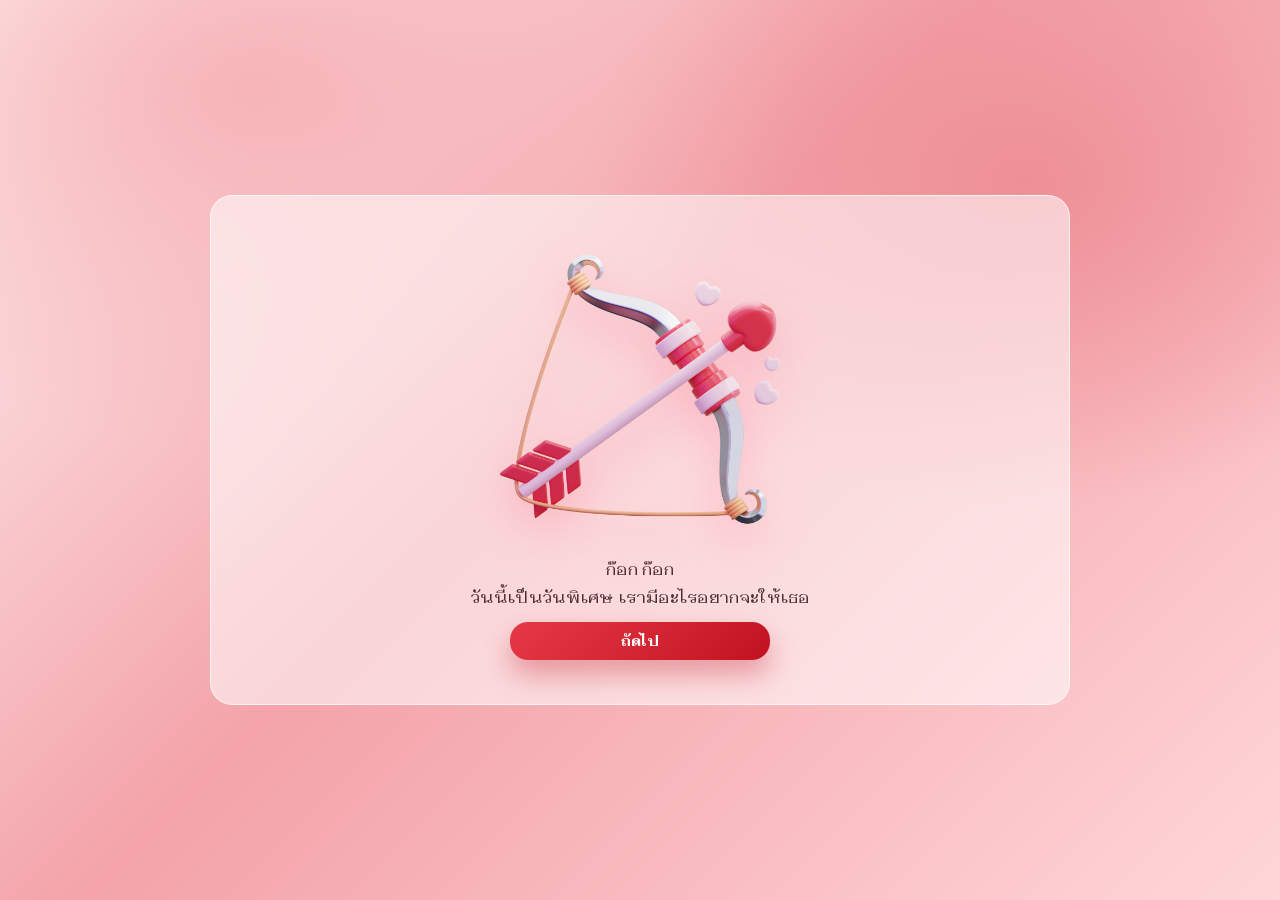
<file: index.html>
<!doctype html>
<html lang="th">
<head>
  <meta charset="utf-8" />
  <meta name="viewport" content="width=device-width, initial-scale=1" />
  <title>Happy Valentine’s Day</title>

  <link rel="stylesheet" href="css/style.css" />
</head>

<body>

  <!-- ❤️ พื้นหลังหัวใจ -->
  <canvas id="heartCanvas"></canvas>

  <div class="container">
    <div class="shell center">

      <!-- การ์ดหลัก -->
      <div class="white-card">

        <!-- โซนรูป (เปลี่ยนตาม STEP) -->
        <div class="gift-stage" id="giftStage">
          <img
            id="giftImg"
            class="gift-img"
            src="assets/valentine-calendar.png"
            alt="valentine"
          />
        </div>

        <!-- STEP 1 -->
        <div class="card-body" id="step1">
          <p class="subtle">
            ก๊อก ก๊อก  <br>
            วันนี้เป็นวันพิเศษ เรามีอะไรอยากจะให้เธอ 
          </p>

          <button class="btn" id="toStep2">
            ถัดไป
          </button>
        </div>

        <!-- STEP 2 -->
        <div class="card-body" id="step2" style="display:none;">
          <p class="subtle">
            แตะตรงนี้สิ  <br>
            มีของขวัญมาให้เธอ 
          </p>

          <button class="btn" id="openGiftBtn">
            รับของขวัญ
          </button>
        </div>

        <!-- STEP 3 -->
        <div class="card-body" id="step3" style="display:none;">
          <h3>Happy Valentine’s Day </h3>

          <p class="subtle">
            สุขสันต์วันวาเลนไทน์นะ 
          </p>

         <a href="pass.html" class="btn btn-gradient-red">
  ถัดไป
</a>

        </div>

      </div>
    </div>
  </div>

  <!-- JS -->
  <script src="js/valentine.js"></script>
</body>
</html>
</file>
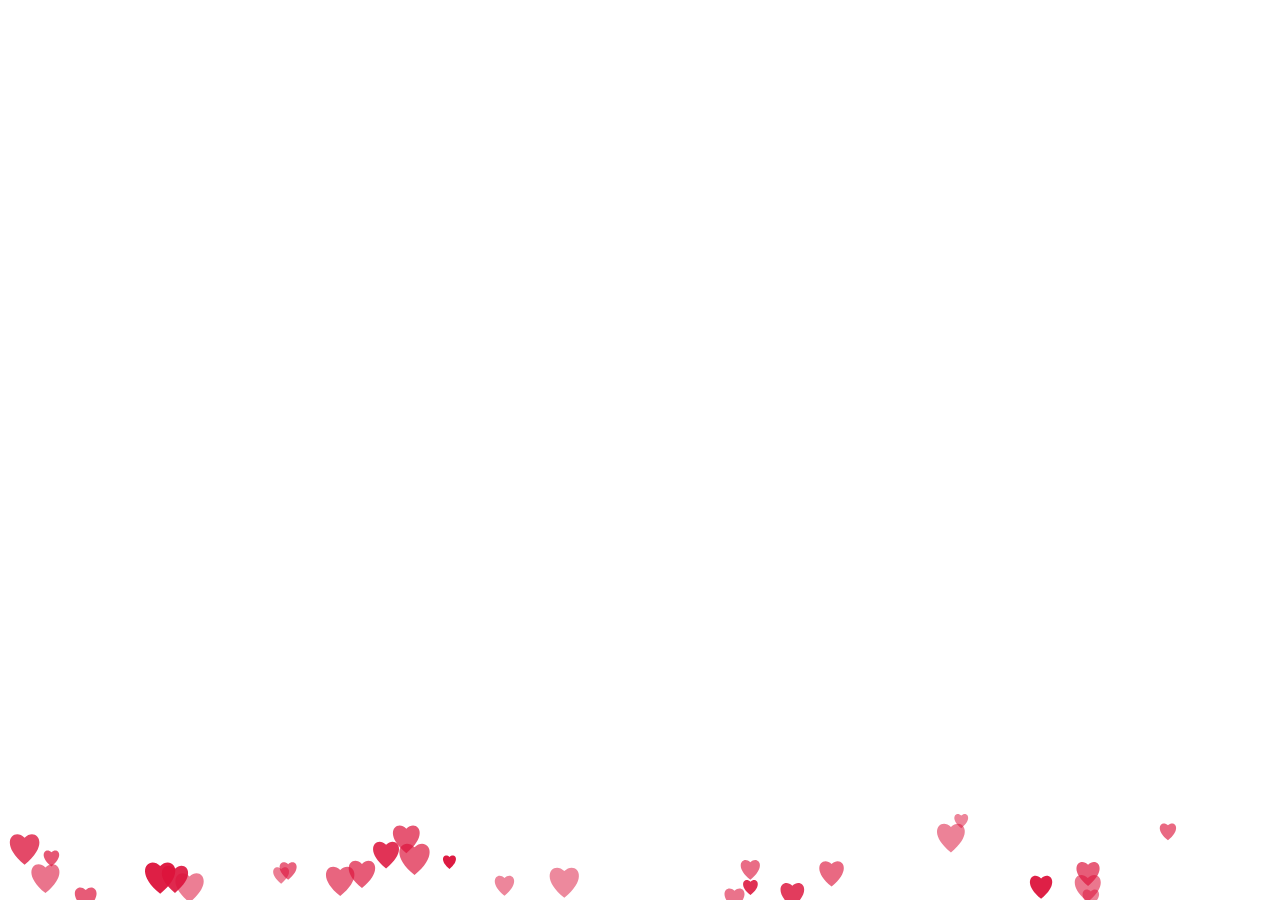
<file: Background.html>
<!doctype html>
<html lang="th">
<head>
<meta charset="utf-8">
<title>Floating Hearts</title>

<style>
  html,body{
    margin:0;
    width:100%;
    height:100%;
    overflow:hidden;
    font-family:Arial, sans-serif;
  }

   canvas{
    position:fixed;
    inset:0;
    z-index:0;           /* หลังสุด */
    pointer-events:none; /* คลิกผ่าน */
  }

  .text{
    position:fixed;
    top:50%;
    left:50%;
    transform:translate(-50%,-50%);
    color:white;
    font-size:24px;
    text-align:center;
    z-index:2;
  }
</style>
</head>

<body>

<canvas id="c"></canvas>

<script>
const canvas = document.getElementById("c");
const ctx = canvas.getContext("2d");

function resize(){
  canvas.width = window.innerWidth;
  canvas.height = window.innerHeight;
}
window.addEventListener("resize", resize);
resize();

class Heart{
  constructor(){
    this.reset();
  }

  reset(){
    this.x = Math.random() * canvas.width;
    this.y = canvas.height + Math.random()*200;
    this.size = 8 + Math.random()*16;
    this.speed = 0.5 + Math.random()*1.5;
    this.alpha = 0.5 + Math.random()*0.5;
  }

  draw(){
    ctx.save();
    ctx.translate(this.x,this.y);
    ctx.scale(this.size/20,this.size/20);
    ctx.beginPath();
    ctx.moveTo(0,0);
    ctx.bezierCurveTo(-10,-10,-25,5,0,25);
    ctx.bezierCurveTo(25,5,10,-10,0,0);
    ctx.fillStyle = `rgba(220,20,60,${this.alpha})`; // crimson red

    ctx.fill();
    ctx.restore();
  }

  update(){
    this.y -= this.speed;
    this.x += Math.sin(this.y/40)*0.3;
    if(this.y < -50) this.reset();
    this.draw();
  }
}

const hearts = [];
for(let i=0;i<120;i++) hearts.push(new Heart());

function animate(){
  ctx.clearRect(0,0,canvas.width,canvas.height);
  hearts.forEach(h=>h.update());
  requestAnimationFrame(animate);
}
animate();
</script>

</body>
</html>
</file>
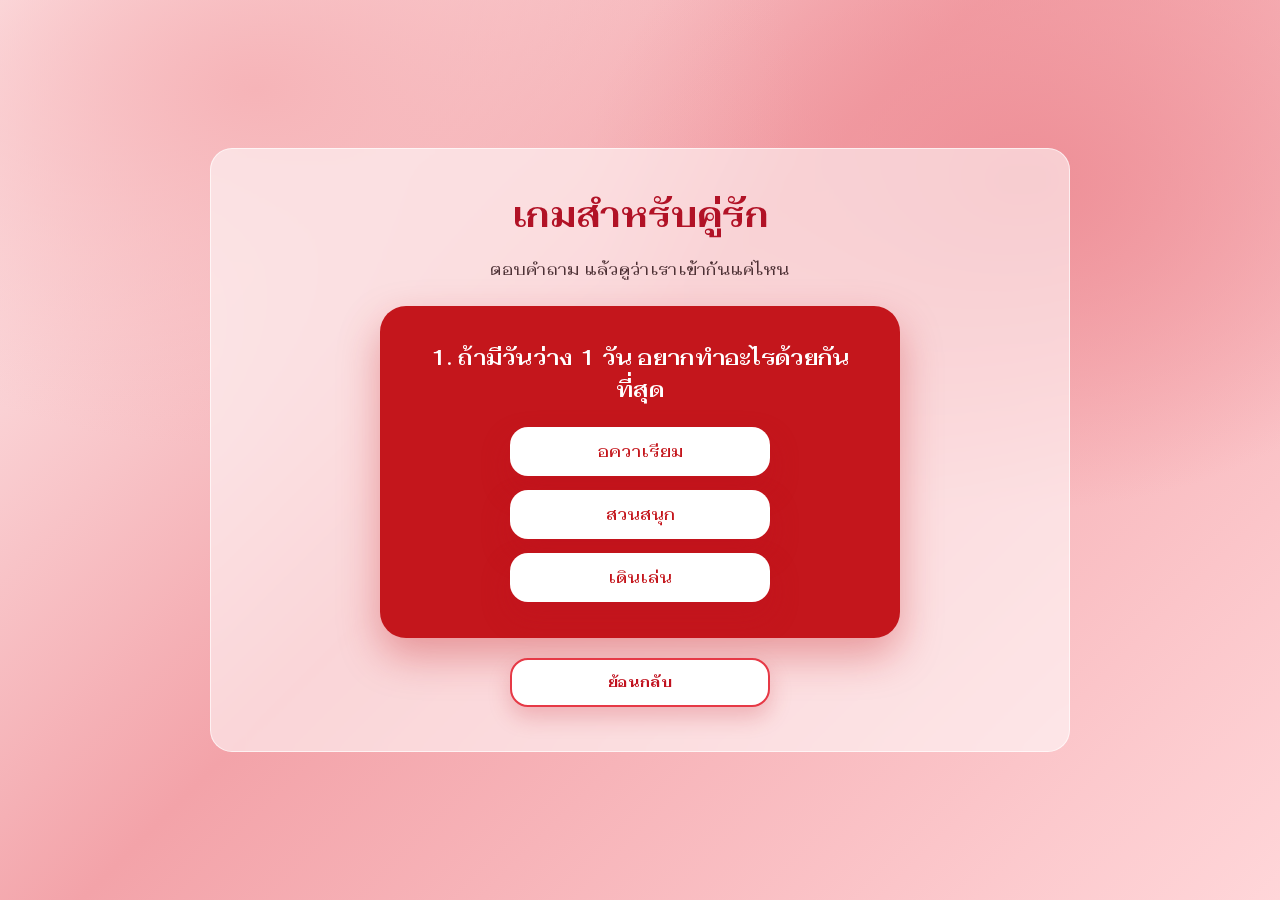
<file: couple-game.html>
<!doctype html>
<html lang="th">
<head>
  <meta charset="utf-8" />
  <meta name="viewport" content="width=device-width, initial-scale=1" />
  <title>เกมสำหรับคู่รัก</title>

  <!-- main style -->
  <link rel="stylesheet" href="css/style.css" />
</head>

<body>

  <div class="container">
    <div class="shell center">

      <!-- TITLE -->
      <h1>เกมสำหรับคู่รัก</h1>
      <p class="subtle">ตอบคำถาม แล้วดูว่าเราเข้ากันแค่ไหน</p>

      <!-- LOVE GAME CARD -->
      <div class="love-card" id="gameCard">
        <h4 id="questionText"></h4>
        <p class="subtle" id="answerHint"></p>

        <div class="btn-row column" id="choices"></div>
      </div>

      <!-- BACK BUTTON -->
      <div style="margin-top:20px;">
        <a class="btn secondary" href="menu.html">ย้อนกลับ</a>
      </div>

    </div>
  </div>

  <!-- GAME SCRIPT -->
  <script src="js/couple-game.js"></script>

</body>
</html>
</file>
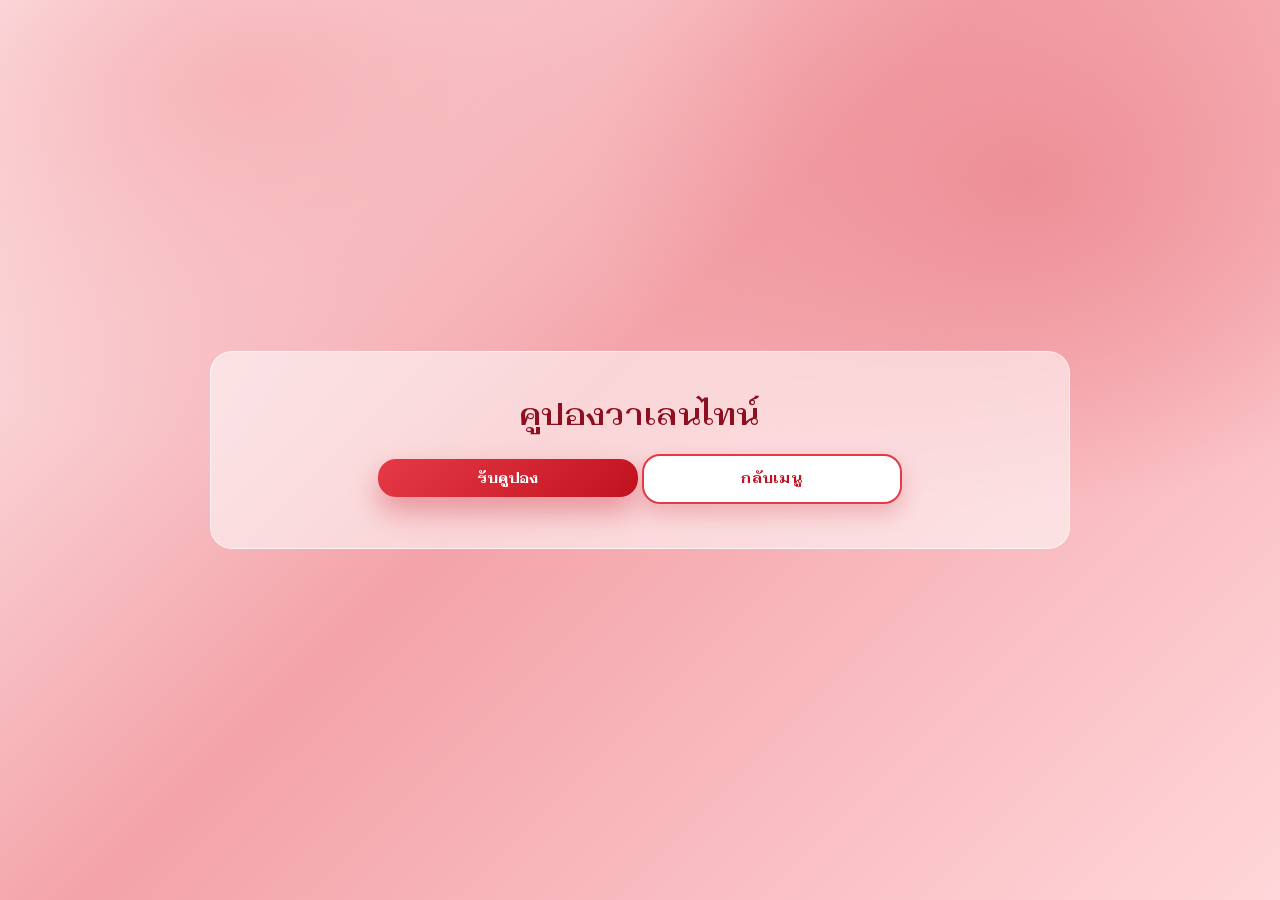
<file: coupon.html>
<!doctype html>
<html lang="th">
<head>
  <meta charset="utf-8" />
  <meta name="viewport" content="width=device-width,initial-scale=1" />
  <title>คูปองวาเลนไทน์</title>
  <link rel="stylesheet" href="css/style.css" />
</head>

<body>

    <!-- คูปอง -->
    <div class="container">
  <div class="shell center">

    <h4>คูปองวาเลนไทน์ </h4>
    <p class="subtle" id="statusText"></p>

    <!-- ปุ่มรับ -->
    <button class="btn" id="receiveBtn">รับคูปอง</button>

    <!-- คูปอง -->
    <div class="coupon-grid hidden" id="couponGrid">
      <img src="assets/coupon1.png" data-id="1" class="coupon-img">
      <img src="assets/coupon2.png" data-id="2" class="coupon-img">
      <img src="assets/coupon3.png" data-id="3" class="coupon-img">
    </div>

    <a class="btn secondary back-btn" href="menu.html">
      กลับเมนู
    </a>

  </div>
</div>

<!-- popup -->
<div class="popup" id="popup">
  <div class="popup-card">
    <img id="popupImg">
    <p id="popupText"></p>
    <button class="btn" id="useBtn">ใช้คูปองนี้</button>
    <button class="btn secondary" onclick="closePopup()">ปิด</button>
  </div>
</div>

<script src="js/coupon.js"></script>


</body>
</html>
</file>
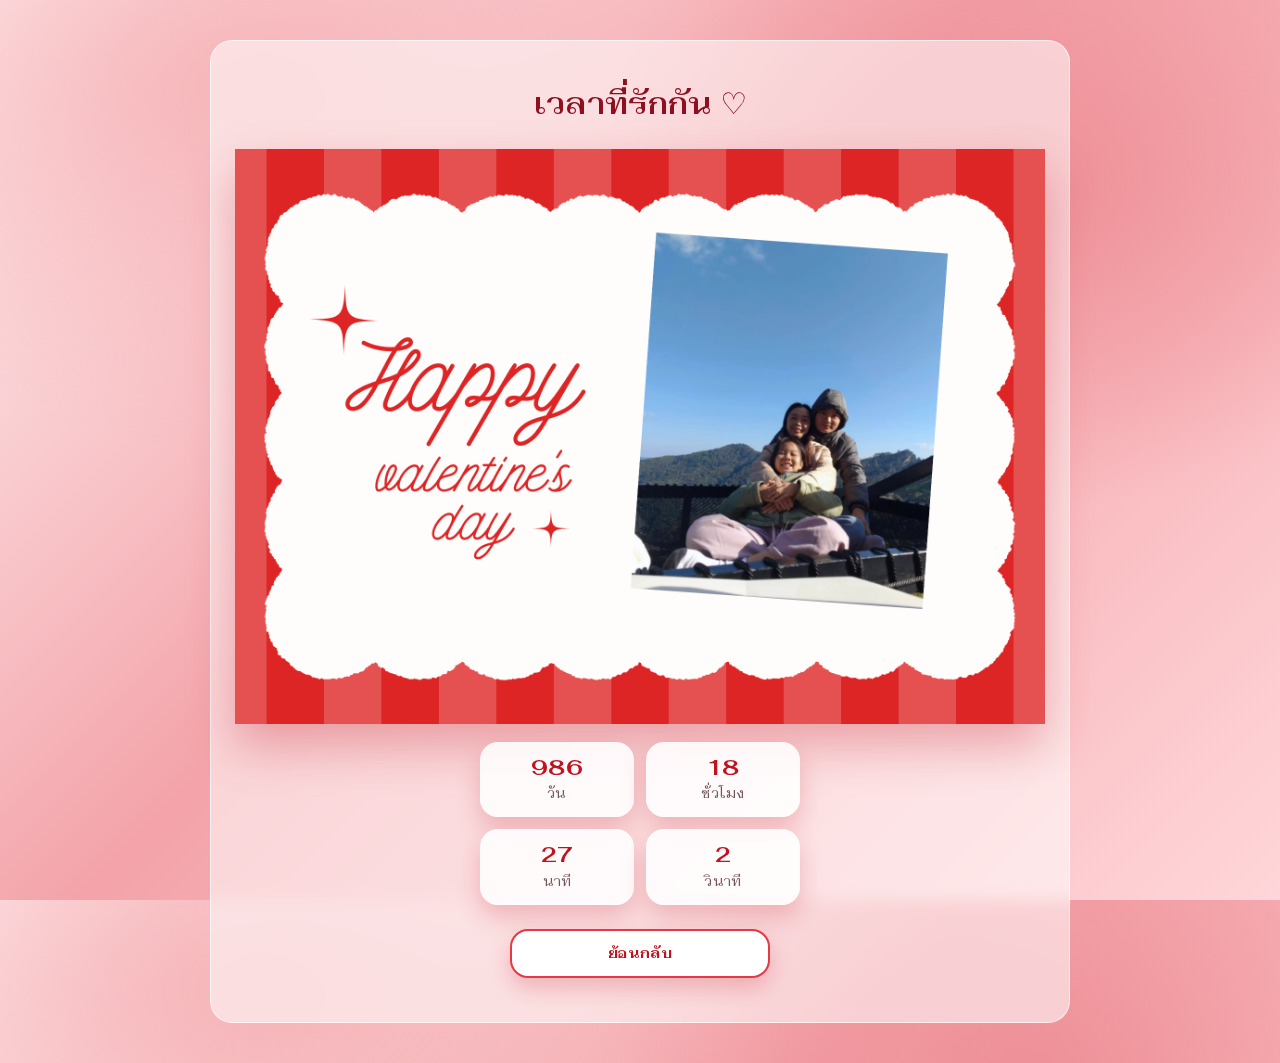
<file: days.html>
<!doctype html>
<html lang="th">
<head>
  <meta charset="utf-8" />
  <meta name="viewport" content="width=device-width,initial-scale=1" />
  <title>เวลาที่รักกัน</title>
  <link rel="stylesheet" href="css/style.css" />
</head>
<body>

  <div class="container">
    <div class="shell center love-wrap">

      <h4 class="love-title">เวลาที่รักกัน ♡</h4>

      <!-- รูปหัวใจ (ขยายจริง) -->
      <img src="assets/heart.png" class="imgxxx" alt="love" />

      <!-- กล่องเวลา -->
      <div class="time-grid">
        <div class="time-box">
          <div class="time-value" id="days">0</div>
          <div class="time-label">วัน</div>
        </div>

        <div class="time-box">
          <div class="time-value" id="hours">0</div>
          <div class="time-label">ชั่วโมง</div>
        </div>

        <div class="time-box">
          <div class="time-value" id="minutes">0</div>
          <div class="time-label">นาที</div>
        </div>

        <div class="time-box">
          <div class="time-value" id="seconds">0</div>
          <div class="time-label">วินาที</div>
        </div>
      </div>

      <div class="back-row">
        <a class="btn secondary" href="menu.html">ย้อนกลับ</a>
      </div>

    </div>
  </div>

  <script src="js/days.js"></script>
</body>
</html>
</file>
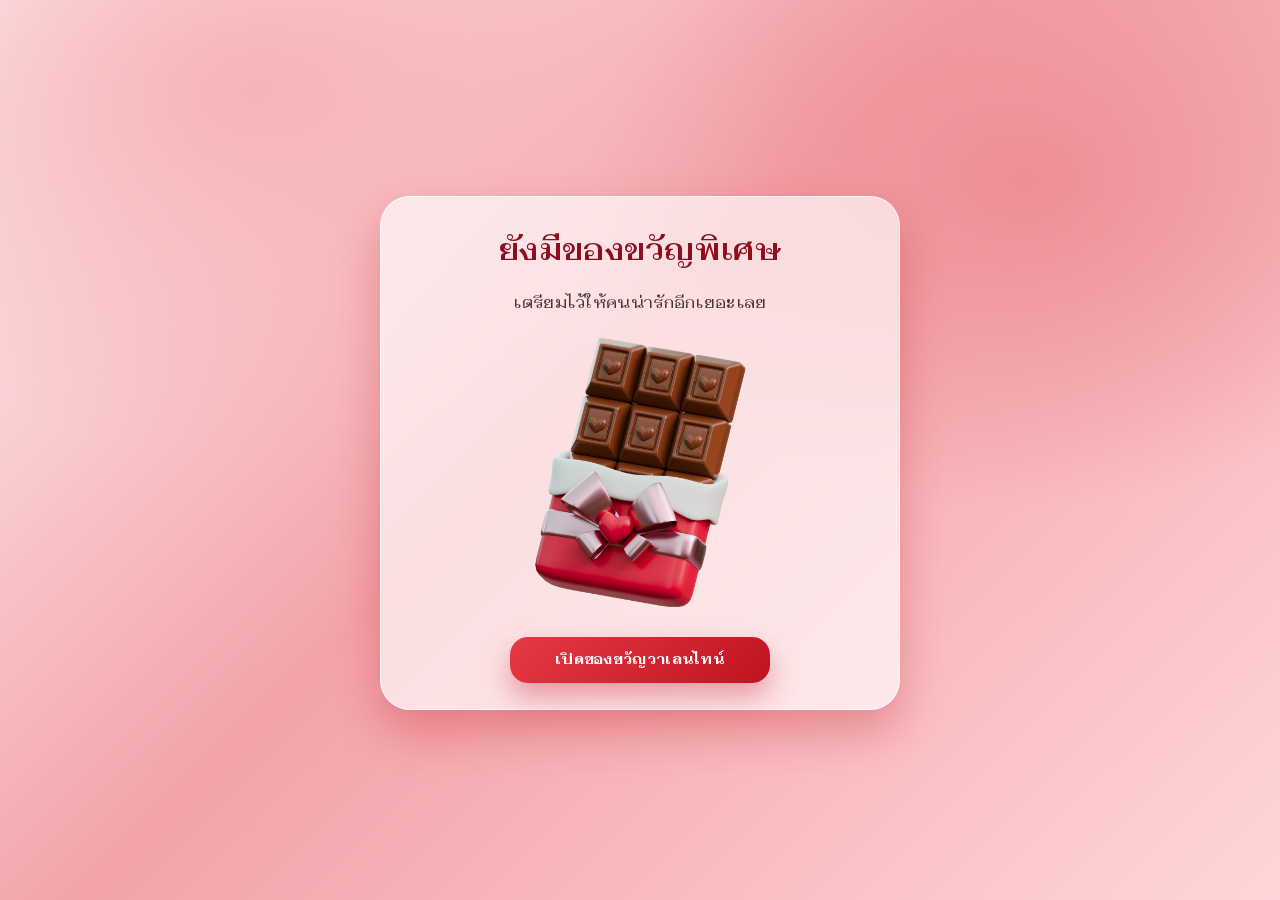
<file: gift.html>
<!doctype html>
<html lang="th">
<head>
  <meta charset="utf-8">
  <meta name="viewport" content="width=device-width, initial-scale=1.0">
  <title>ของขวัญจากใจ</title>
  <link rel="stylesheet" href="css/style.css">
</head>

<body>

  <div class="container">
    <div class="shell center big-card">
      <h4>ยังมีของขวัญพิเศษ</h4>
      <p class="subtle">เตรียมไว้ให้คนน่ารักอีกเยอะเลย</p>

      <img src="assets/gif.png" class="cake-img" alt="valentine gift">

      <div style="margin-top:18px;">
        <a href="menu.html" class="btn">เปิดของขวัญวาเลนไทน์ </a>
      </div>
    </div>
  </div>
  
</body>
</html>
</file>
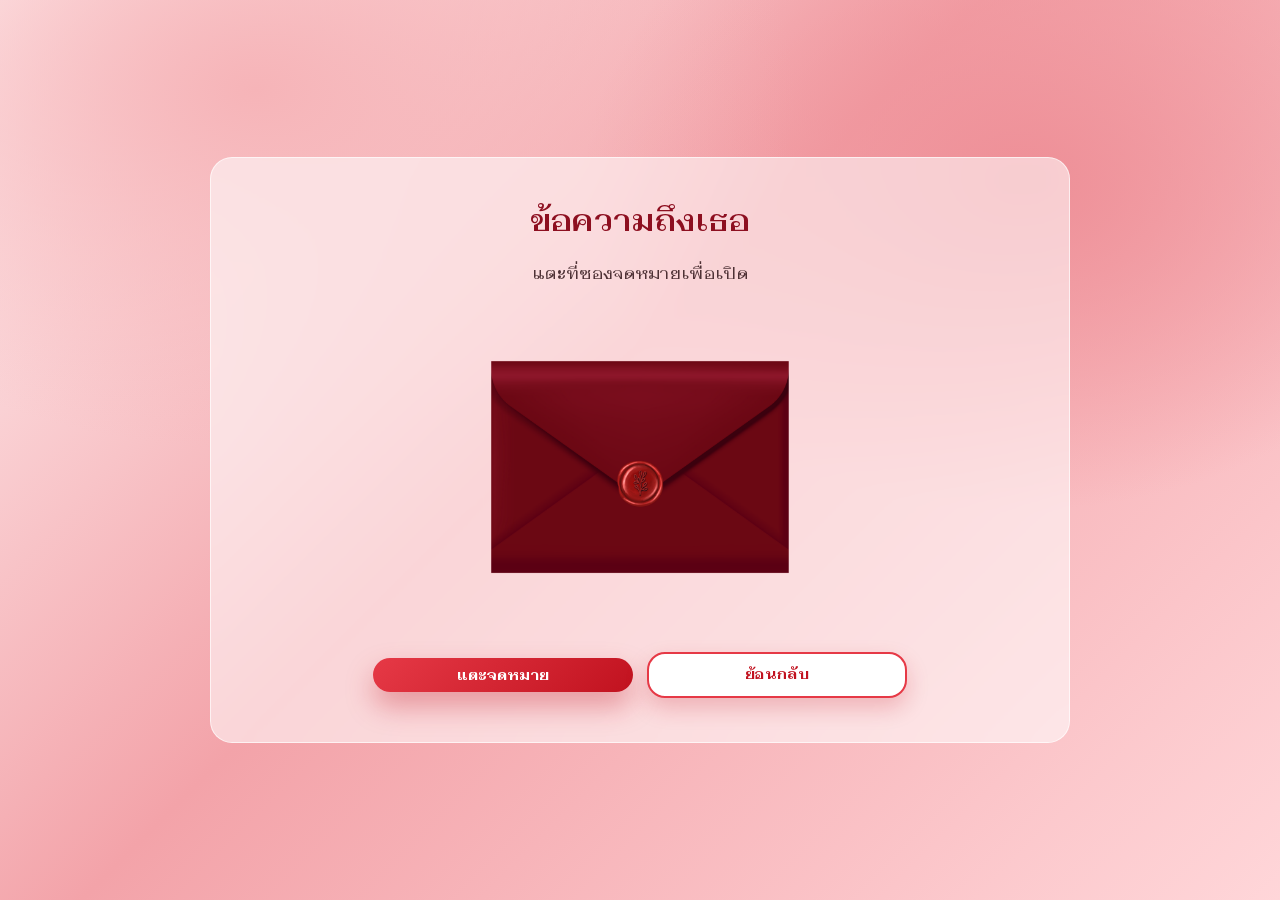
<file: letter.html>
<!doctype html>
<html lang="th">
<head>
  <meta charset="utf-8" />
  <meta name="viewport" content="width=device-width, initial-scale=1" />
  <title>ข้อความถึงเธอ</title>

  <link rel="stylesheet" href="css/style.css" />
</head>

<body>

  <div class="container">
    <div class="shell center">

      <h4>ข้อความถึงเธอ</h4>
      <p class="subtle" id="hintText">แตะที่ซองจดหมายเพื่อเปิด</p>

      <img
        src="assets/letter1.png"
        alt="letter"
        id="openLetter"
        class="letter-img letter-closed"
        draggable="false"
      />

      <div class="btn-row">
        <button class="btn" id="readBtn">แตะจดหมาย</button>
        <a class="btn secondary" href="menu.html">ย้อนกลับ</a>
      </div>

    </div>
  </div>

  <!-- MODAL -->
  <div class="modal-backdrop" id="modalBackdrop">
    <div class="modal">
      <p id="letterText"></p>
      <div class="row">
        <button class="btn" id="closeModalBtn">ปิด</button>
      </div>
    </div>
  </div>

  <script src="js/letter.js"></script>
</body>
</html>
</file>
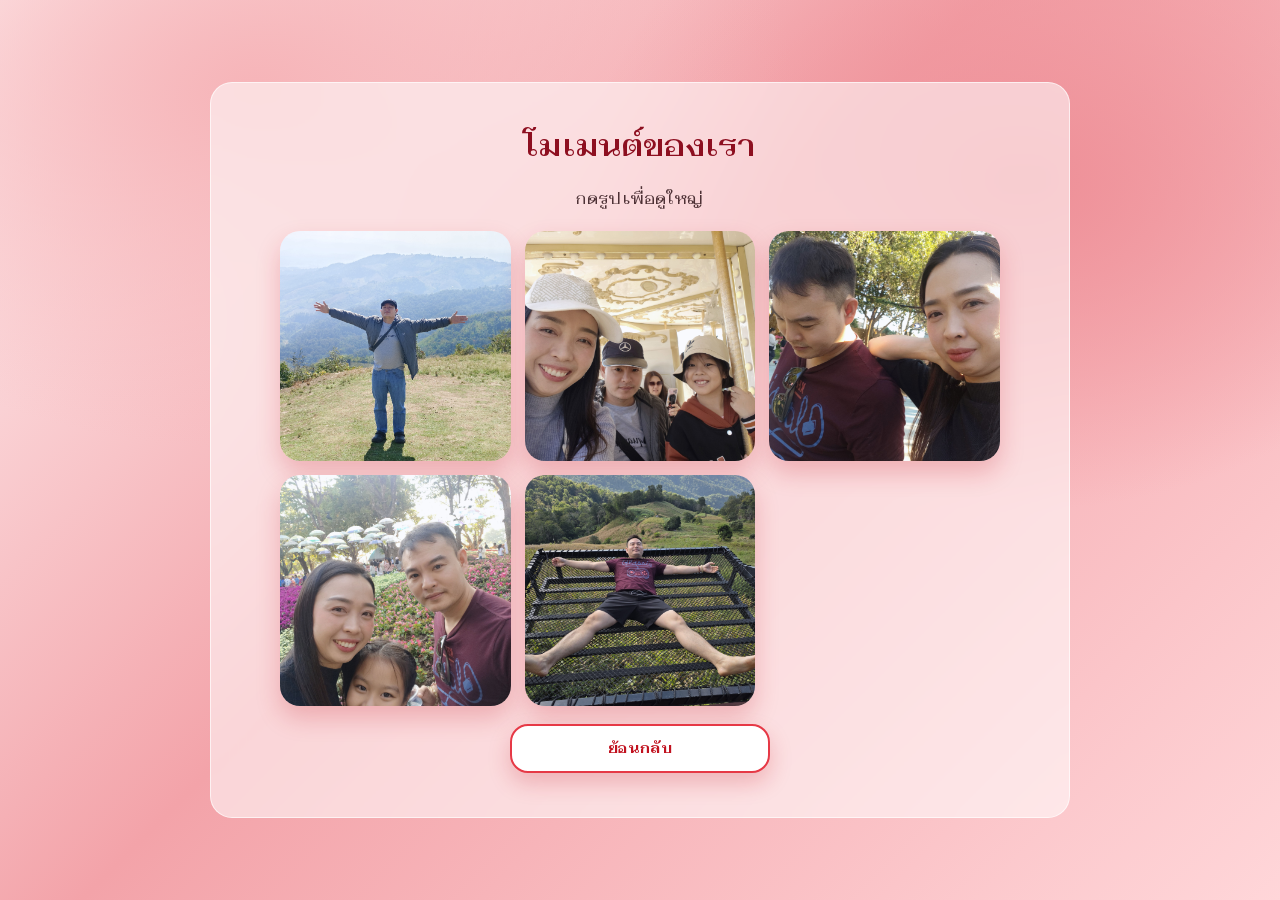
<file: memories.html>
<!doctype html>
<html lang="th">
<head>
  <meta charset="utf-8" />
  <meta name="viewport" content="width=device-width,initial-scale=1" />
  <title>ความทรงจำ</title>
  <link rel="stylesheet" href="css/style.css" />
</head>
<body>


  <div class="container">
    <div class="shell center">
      <h4>โมเมนต์ของเรา</h4>
      <p class="subtle">กดรูปเพื่อดูใหญ่</p>

      <div class="gallery" id="gallery"></div>

      <div style="margin-top:18px;">
        <a class="btn secondary" href="menu.html">ย้อนกลับ</a>
      </div>
    </div>
  </div>

  <div class="modal-backdrop" id="modalBackdrop">
    <div class="modal center">
      <img id="bigImg" alt="memory" style="width:100%; border-radius:18px; box-shadow: var(--shadow-soft);" />
      <div class="row">
        <button class="btn" id="closeModalBtn">ปิด</button>
      </div>
    </div>
  </div>

  <script src="js/memories.js"></script>

 
</body>
</html>
</file>
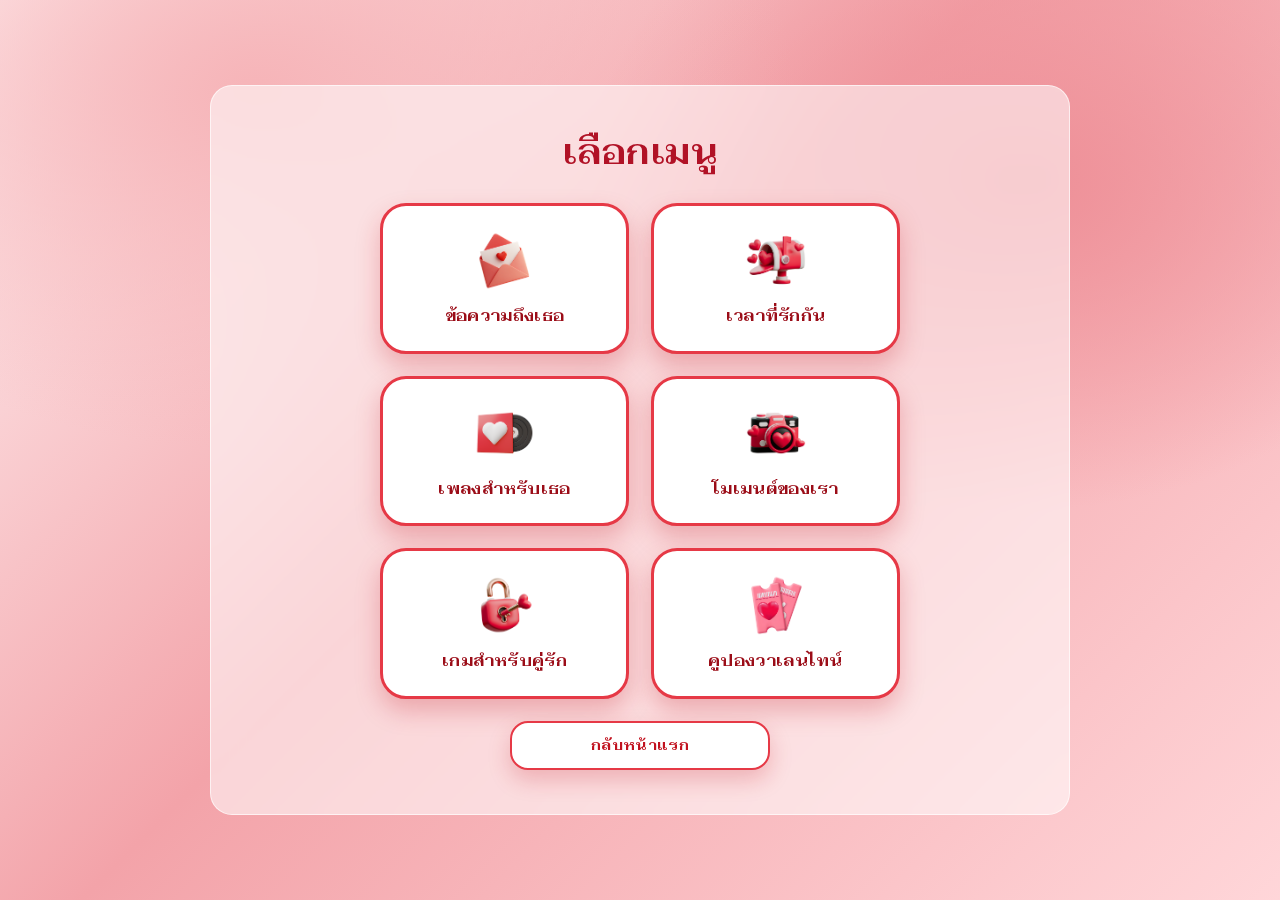
<file: menu.html>
<!doctype html>
<html lang="th">
<head>
  <meta charset="utf-8" />
  <meta name="viewport" content="width=device-width,initial-scale=1" />
  <title>เลือกเมนู</title>
  <link rel="stylesheet" href="css/style.css" />
</head>

<body>


  <div class="container">
    <div class="shell center">
      <h1>เลือกเมนู </h1>

      <div class="menu-grid">

        <!-- ข้อความถึงเธอ -->
        <a class="menu-item white" href="letter.html">
          <img src="assets/2.png" class="menu-icon">
          <div class="label">ข้อความถึงเธอ</div>
        </a>

        <!-- เวลาที่รักกัน -->
        <a class="menu-item white" href="days.html">
          <img src="assets/1.png" class="menu-icon">
          <div class="label">เวลาที่รักกัน</div>
        </a>

        <!-- เพลง -->
        <a class="menu-item white" href="music.html">
          <img src="assets/3.png" class="menu-icon">
          <div class="label">เพลงสำหรับเธอ</div>
        </a>

        <!-- โมเมนต์ -->
        <a class="menu-item white" href="memories.html">
          <img src="assets/4.png" class="menu-icon">
          <div class="label">โมเมนต์ของเรา</div>
        </a>

        <!-- เกมคู่รัก -->
        <a class="menu-item white" href="couple-game.html">
          <img src="assets/5.png" class="menu-icon">
          <div class="label">เกมสำหรับคู่รัก </div>
        </a>

        <!-- คูปอง -->
        <a class="menu-item white" href="coupon.html">
          <img src="assets/6.png" class="menu-icon">
          <div class="label">คูปองวาเลนไทน์ </div>
        </a>

      </div>

      <div style="margin-top:22px;">
        <a class="btn secondary" href="index.html">กลับหน้าแรก</a>
      </div>
    </div>
  </div>



</body>
</html>
</file>
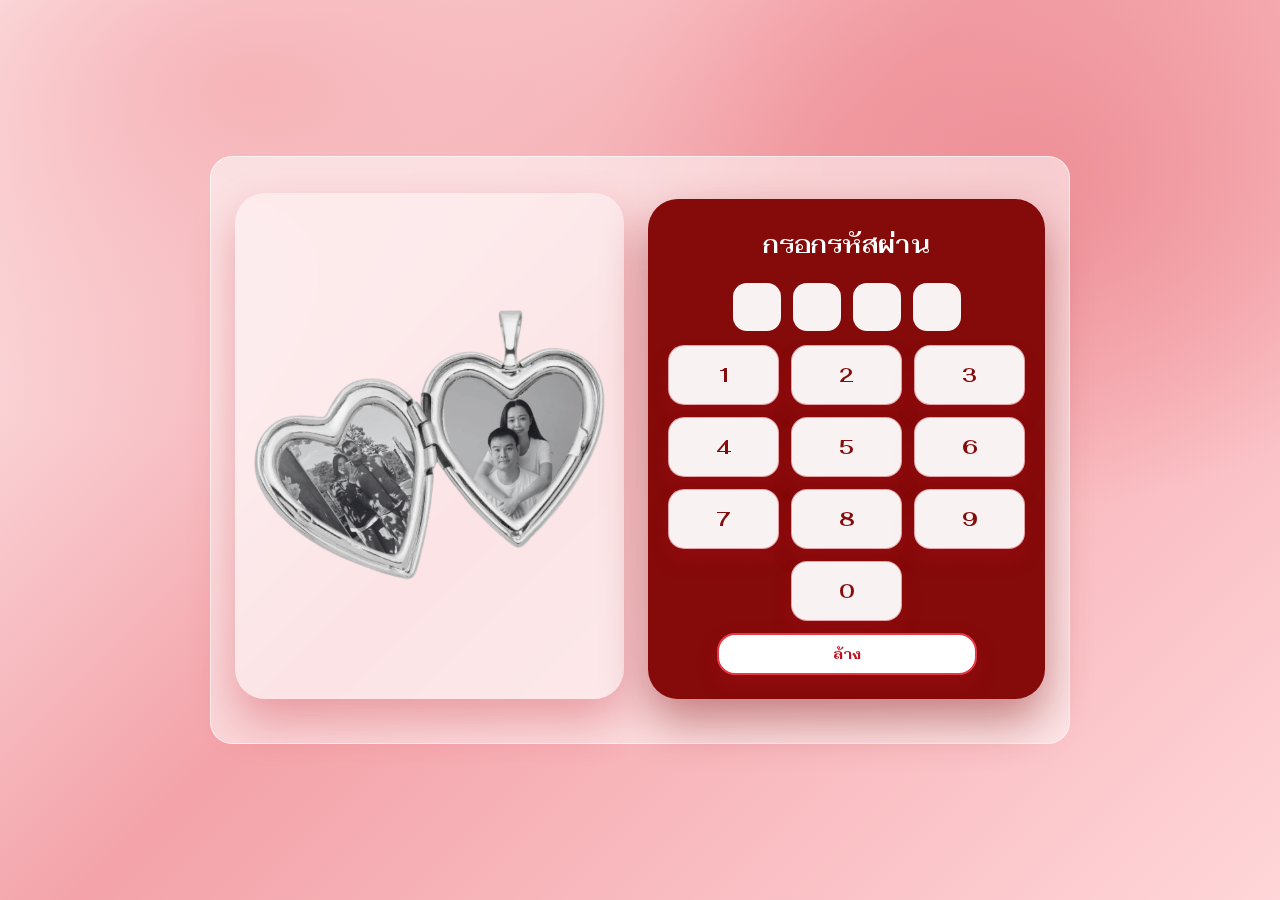
<file: pass.html>
<!doctype html>
<html lang="th">
<head>
  <meta charset="utf-8" />
  <meta name="viewport" content="width=device-width,initial-scale=1" />
  <title>ใส่รหัสผ่าน</title>
  <link rel="stylesheet" href="css/style.css" />
</head>

<body>


  <div class="container">
    <div class="shell">

      <!-- layout ซ้ายรูป ขวาใส่รหัส -->
      <div class="pass-layout">

        <!-- ฝั่งรูป -->
        <div class="pass-image">
          <img src="assets/pic1.png" alt="cute gif">
        </div>

        <!-- ฝั่งใส่รหัส -->
        <div class="pass-card-red pass-box center">

  <h2>กรอกรหัสผ่าน</h2>

  <div class="digits" id="digits"></div>
  <div class="keypad" id="keypad"></div>

  <div style="margin-top:12px;">
    <button class="btn secondary" id="clearBtn">ล้าง</button>
  </div>
</div>


      </div>
    </div>
  </div>

  <!-- modal -->
  <div class="modal-backdrop" id="modalBackdrop">
    <div class="modal center">
      <h3 id="modalTitle">ลองใหม่</h3>
      <p id="modalMsg">รหัสไม่ถูกต้อง ลองใหม่อีกครั้งนะ</p>
      <div class="row">
        <button class="btn" id="closeModalBtn">ปิด</button>
      </div>
    </div>
  </div>

  <script src="js/pass.js"></script>



</body>
</html>
</file>
<file: css/style.css>
/* ===============================
   FONT : Fahkwang (Thai looped + cute)
   =============================== */
@import url('https://fonts.googleapis.com/css2?family=Fahkwang:wght@300;400;500;600;700&display=swap');

/* ===============================
   ROOT COLOR THEME (Cute Modern)
   =============================== */
:root{
  --pink-1:#fff5f6;
  --pink-2:#fde2e6;
  --card:#c1121f;
  --card-dark:#9b0d18;
  --white:#ffffff;

  --shadow: 0 22px 45px rgba(193,18,31,.30);
  --shadow-soft: 0 12px 24px rgba(193,18,31,.22);
  --radius: 28px;

  --container-pad: 40px;
  --shell-pad-x: 24px;
  --shell-pad-y: 36px;
}

/* ===============================
   GLOBAL RESET + FORCE FONT
   =============================== */
*{
  box-sizing:border-box;
  font-family: "Fahkwang", system-ui, -apple-system, "Segoe UI", sans-serif !important;
}

html, body{
  height:100%;
  margin:0;
  font-family: "Fahkwang", system-ui, -apple-system, "Segoe UI", sans-serif !important;
}

/* กันรูป/สื่อ ล้นกรอบแบบครอบจักรวาล */
img{
  max-width: 100%;
  height: auto;
}

/* ===============================
   BODY
   =============================== */
body{
 background:
  radial-gradient(900px 600px at 20% 10%, #f6b4b8 0%, transparent 60%),
  radial-gradient(800px 600px at 80% 20%, #ee8f97 0%, transparent 55%),
  linear-gradient(
    135deg,
    #fff2f3 0%,
    #f3a3a9 45%,
    #ffd6d9 100%
  );


  color:#4a1f24;
  letter-spacing:.3px;
  line-height:1.8;
  -webkit-text-size-adjust:100%;
}


/* ===== Floating Heart Background (No JS) ===== */
.bg-heart-layer{
  position: fixed;
  inset: 0;
  pointer-events: none;
  z-index: 1;
  overflow: hidden;
}

.bg-heart-layer span{
  position: absolute;
  bottom: -10%;
  font-size: 22px;
  opacity: .35;
  animation: floatHeart linear infinite;
}

/* กระจายตำแหน่ง + ความเร็ว */
.bg-heart-layer span:nth-child(1){ left:10%; animation-duration: 22s; }
.bg-heart-layer span:nth-child(2){ left:25%; animation-duration: 18s; font-size:18px; }
.bg-heart-layer span:nth-child(3){ left:45%; animation-duration: 26s; font-size:26px; }
.bg-heart-layer span:nth-child(4){ left:65%; animation-duration: 20s; }
.bg-heart-layer span:nth-child(5){ left:80%; animation-duration: 24s; font-size:20px; }
.bg-heart-layer span:nth-child(6){ left:90%; animation-duration: 28s; font-size:24px; }

@keyframes floatHeart{
  from{ transform: translateY(0) scale(.9); }
  to{ transform: translateY(-120vh) scale(1.4); }
}

/* ถ้ามีใช้ .bg-heart ด้วย JS */
.bg-heart{
  position:absolute;
  font-size: 20px;
  opacity: .35;
  animation: bgFloat linear infinite;
  filter: blur(.2px);
}

@keyframes bgFloat{
  from{ transform: translateY(110vh) translateX(0) scale(.9); }
  to{ transform: translateY(-120vh) translateX(-40px) scale(1.3); }
}

/* ===============================
   LAYOUT
   =============================== */
.container{
  min-height:100%;
  display:flex;
  align-items:center;
  justify-content:center;
  padding: var(--container-pad) 18px;
}

.shell{
  width:min(980px, 100%);
  background: rgba(255,255,255,0.55);
  backdrop-filter: blur(8px);
  border: 1px solid rgba(255,255,255,0.65);
  border-radius: 22px;
  padding: var(--shell-pad-y) var(--shell-pad-x) calc(var(--shell-pad-y) + 8px);
}

.center{ text-align:center; }

/* ===============================
   TYPOGRAPHY
   =============================== */
h1{
  font-size: 34px;
  margin: 0 0 12px;
  font-weight:700;
  letter-spacing:.6px;
  color:#b11226;
}

h2{
  font-size: 24px;
  margin: 0 0 12px;
  font-weight:600;
  color:#ffffff;
}

h3{
  font-size: 24px;
  margin: 0 0 12px;
  font-weight:600;
  color:#8d0f20;
}

h4{
  font-size: 30px;
  margin: 0 0 12px;
  font-weight:600;
  color:#8d0f20;
}
h5{
  font-size: 24px;
  margin: 0 0 12px;
  font-weight:600;
  color:#000000;
}

h6{
  font-size: 34px;
  margin: 0 0 12px;
  font-weight:600;
  color:#ffffff;
}

h7{
   display: block;   /* ทำให้ขึ้นบรรทัดใหม่ทุกตัว */
  margin: 10px 0;
margin:10px 0;
  font-weight:400;
  line-height:1.75;
  color:#ffffff;
}


p{
  margin:10px 0;
  font-weight:400;
  line-height:1.75;
  color:#3a1f23;
}

.subtle{ opacity:.9; }
.small{ font-size:13px; opacity:.85; }

/* ===============================
   BUTTONS
   =============================== */
.btn{
  border:0;
  padding: 13px 22px;
  border-radius: 999px;
  background: linear-gradient(135deg,#e63946,#c1121f);
  color:#ffffff;
  font-weight:700;
  cursor:pointer;
  box-shadow: 0 14px 28px rgba(193,18,31,.35);
  transition: all .2s ease;
  display:inline-flex;
  align-items:center;
  justify-content:center;
  text-decoration: none;
  
}
.btn,
.btn:hover,
.btn:focus{
  text-decoration: none;
}

/* ===============================
   FIX BUTTON SIZE ON MOBILE
   =============================== */
@media (max-width: 480px) {
  .btn-row {
    flex-direction: row;      /* ✅ ซ้าย–ขวา */
    justify-content: center;
    flex-wrap: wrap;          /* กันล้น */
  }
}



  .btn,
  .btn.secondary {
    width: 100%;                  /* ไม่เกินการ์ด */
    max-width: 260px;             /* กันใหญ่เกิน */
    font-size: 14px;              /* ลดตัวหนังสือ */
    padding: 10px 14px;           /* ลดความสูง */
    border-radius: 18px;
  }

@media (max-width: 360px) {
  .btn {
    font-size: 13px;
    padding: 8px 12px;
  }
}
.btn-row {
  display: flex;
  justify-content: center;
  align-items: center;
  gap: 12px;
  flex-wrap: wrap;
}


.btn:hover{
  background: linear-gradient(135deg,#c1121f,#9b0d18);
  box-shadow: 0 18px 36px rgba(193,18,31,.45);
}

.btn:active{
  transform: scale(.97);
}

.btn.secondary{
  background:#ffffff;
  color:#c1121f;
  border: 2px solid #e63946;
  text-decoration: none;
  box-shadow: 0 10px 22px rgba(193,18,31,.22);
}

/* กันกรณีเป็น <a> แล้วมีเส้นใต้ */
.btn.secondary:hover,
.btn.secondary:focus,
.btn.secondary:active{
  text-decoration: none;
  color:#9b0d18;
}

/* ===============================
   CARDS
   =============================== */
.card{
  background: rgba(255,255,255,0.7);
  border-radius: var(--radius);
  box-shadow: var(--shadow);
  padding: 22px;
}

.card::before{
  background: linear-gradient(
    120deg,
    rgba(230,57,70,.35),
    transparent 60%
  );
}

.big-card{
  width:min(720px,100%);
  margin: 0 auto;
  border-radius: 30px;
  padding: 26px;
  background: rgba(255,255,255,0.65);
  box-shadow: var(--shadow);
}

.pink-panel{
  width:min(520px, 100%);
  margin: 0 auto;
  background: linear-gradient(135deg, #c1121f, #e63946);
  color:#ffffff;
  border-radius: 30px;
  padding: 24px 20px;
  box-shadow: var(--shadow);
}



/* ===============================
   BADGE
   =============================== */
.badge{
  display:inline-flex;
  gap:8px;
  align-items:center;
  padding: 8px 16px;
  background: rgba(255,255,255,0.92);
  border:1px solid rgba(193,18,31,.35);
  border-radius: 999px;
  color:#9b0d18;
  font-weight:700;
}

/* ===============================
   MENU GRID (6 ITEMS)
   =============================== */
.menu-grid{
  margin-top: 20px;
  display:grid;
  grid-template-columns: repeat(2, 1fr);
  gap: 22px;
  width: min(520px, 100%);
  margin-inline:auto;
}

.menu-item{
  background: linear-gradient(135deg, #c1121f, #e63946);
  border-radius: 26px;
  padding: 24px 18px;
  color:#ffffff;
  text-decoration:none;
  display:flex;
  flex-direction:column;
  align-items:center;
  justify-content:center;
  min-height: 150px;
  box-shadow: var(--shadow);
  transition: all .2s ease;
  -webkit-tap-highlight-color: transparent;
}

.menu-item:hover{
  transform: translateY(-4px);
  filter: brightness(1.06);
}

.menu-item .icon{
  width:48px;
  height:48px;
  margin-bottom: 12px;
  object-fit:contain;
  filter: drop-shadow(0 10px 14px rgba(193,18,31,.35));
}

.menu-item .label{
  font-weight:600;
  text-align:center;
  line-height:1.3;
  font-size: 16px;
}

/* ===============================
   MENU WHITE STYLE
   =============================== */
.menu-item.white{
  background: #ffffff;
  border: 3px solid #e63946;
  color: #9b0d18;
  box-shadow: 0 12px 24px rgba(193,18,31,.25);
}

.menu-item.white .label{
  color: #9b0d18;
  font-weight:800;
  margin-top: 10px;
}

.menu-item.white:hover{
  background: #fff5f6;
  transform: translateY(-4px) scale(1.02);
}

/* icon */
.menu-icon{
  width:60px;
  height:60px;
  object-fit:contain;
  margin-bottom: 6px;
}

/* ===============================
   PASSCODE
   =============================== */
.pass-box{
  flex: 1;
  height: auto;
}

.digits{
  display:flex;
  justify-content:center;
  gap: 12px;
  margin: 16px 0 14px;
  flex-wrap: wrap;
}

.digit{
  width: 48px;
  height: 48px;
  background: rgba(255,255,255,.95);
  border-radius: 14px;
  display:flex;
  align-items:center;
  justify-content:center;
  font-size: 20px;
  font-weight:700;
  color:#c1121f;
}

/* ✅ จัด keypad ให้เป็นตัวจริงที่เดียว (กันซ้ำ) */
.keypad{
  margin-top: 14px;
  display:grid;
  grid-template-columns: repeat(3, 1fr);
  gap: 12px;
}

.key{
  background: rgba(255,255,255,.95);
  border: 1px solid rgba(193,18,31,.35);
  border-radius: 16px;
  padding: 16px 0;
  font-size: 20px;
  font-weight:700;
  color:#c1121f;
  cursor:pointer;
  box-shadow: 0 12px 20px rgba(193,18,31,.18);
  -webkit-tap-highlight-color: transparent;
}

.key:active{ transform: translateY(1px); }

/* ✅ ปุ่ม 0 ให้อยู่ “กลาง” แบบสวย ไม่ยืดแปลก */
.key-zero{
  grid-column: 2 / 3;     /* อยู่คอลัมน์กลาง */
  justify-self: stretch;
  width: 100%;
  max-width: none;
}

/* ===============================
   MODAL
   =============================== */
.modal-backdrop{
  position:fixed;
  inset:0;
  background: rgba(0,0,0,.45);
  display:none;
  align-items:center;
  justify-content:center;
  padding: 18px;
}

.modal{
  width: min(560px, 100%);
  max-height: 85vh;          /* ⭐ สำคัญ */
  overflow: hidden;          /* กันล้น */
  background: rgba(255,255,255,.97);
  border-radius: 22px;
  padding: 20px;
  box-shadow: var(--shadow);
}


.modal h3{
  margin: 6px 0 10px;
  color:#c1121f;
}
.modal p{ white-space: pre-wrap; }

.modal .row{
  display:flex;
  gap:10px;
  justify-content:center;
  margin-top: 14px;
  flex-wrap: wrap;
}

/* ===============================
   GALLERY
   =============================== */
.gallery{
  display:grid;
  grid-template-columns: repeat(3, 1fr);
  gap: 14px;
  width:min(720px,100%);
  margin: 18px auto 0;
}

.photo{
  width:100%;
  aspect-ratio: 1/1;
  object-fit: cover;
  border-radius: 20px;
  box-shadow: var(--shadow-soft);
  cursor:pointer;
}

/* ===============================
   QUIZ
   =============================== */
.qbox{
  width:min(720px,100%);
  margin: 0 auto;
}

.choice{
  width:100%;
  text-align:left;
  padding: 14px 16px;
  border-radius: 18px;
  border:1px solid rgba(193,18,31,.35);
  background: rgba(255,255,255,.95);
  cursor:pointer;
  font-weight:600;
  margin: 8px 0;
}

.choice.selected{
  outline: 2px solid rgba(193,18,31,.65);
}
.hr{
  height:1px;
  background: rgba(0,0,0,.08);
  margin: 16px 0;
}

/* ===============================
   JIGSAW
   =============================== */
.canvas-wrap{
  width: 100%;
  max-width: 420px;          /* จำกัดความกว้างใน card */
  margin: 0 auto;
}

.canvas-wrap canvas{
  width: 100%;               /* ย่ออัตโนมัติ */
  height: auto;
  display: block;
  border-radius: 18px;
}


/* ===============================
   WHEEL
   =============================== */
.wheel-wrap{
  width: 100%;
  max-width: 420px;          /* จำกัดให้พอดีการ์ด */
  margin: 0 auto;
}

.wheel-wrap canvas{
  width: 100%;               /* ย่อ canvas ตามการ์ด */
  height: auto;
  display: block;
  border-radius: 50%;        /* วงล้อกลมเนียน */
}



/* ===============================
   PASS PAGE LAYOUT
   =============================== */
.pass-layout{
  display: flex;
  gap: 24px;
  align-items: stretch;
}

.pass-image{
  flex: 1;
  display: flex;
  align-items: center;
  justify-content: center;

  background: rgba(255,255,255,0.35);
  border-radius: 30px;
  box-shadow: var(--shadow);
  padding: 16px;
}

.pass-image img{
  animation: float 3s ease-in-out infinite;
  width: 100%;
  height: 100%;
  object-fit: contain;
  border-radius: 22px;
}

@keyframes float{
  0%,100%{ transform: translateY(0); }
  50%{ transform: translateY(-6px); }
}

/* ===== IMAGE CENTER ===== */
.center-img{
  max-width: 80%;
  height: auto;
  display: block;
  margin: 18px auto;
  border-radius: 28px;
  box-shadow: var(--shadow);
  object-fit: cover;
}
/* ===== TIME GRID ===== */
.time-grid{
  display: grid;
  grid-template-columns: repeat(2, 1fr);
  gap: 12px;
  margin-top: 16px;
  margin-bottom: 24px; /* 👈 เพิ่มบรรทัดนี้ */
  max-width: 320px;
  margin-left: auto;
  margin-right: auto;
}


/* กล่องเวลา */
.time-box{
  background: rgba(255,255,255,.88);
  border-radius: 18px;
  padding: 12px 6px;
  box-shadow: var(--shadow-soft);
}

/* ตัวเลข */
.time-value{
  font-size: 22px;       /* 🔽 ลดขนาด */
  font-weight: 800;
  color: #c1121f;
  line-height: 1.2;
}

/* label */
.time-label{
  font-size: 13px;
  opacity: .75;
  margin-top: 2px;
}


/* ===== ซองจดหมาย ===== */
.letter-img{
  width:330px;              /* 🔥 รูปใหญ่ขึ้น */
  max-width:100%;
  height:auto;
  display:block;
  margin:14px auto 20px;
  cursor:pointer;           /* 🔥 บอกว่ากดได้ */
  user-select:none;
  -webkit-tap-highlight-color:transparent;
  position:relative;
  z-index:2;                /* 🔥 ไม่โดนบัง */
  transition:transform .2s ease;
  
}

.letter-img:active{
  transform:scale(0.96);
}


/* Vinyl */
.vinyl-wrap{
  width:350px;
  height:350px;
  margin: 0 auto 14px;
  display:flex;
  align-items:center;
  justify-content:center;
}

@media (max-width: 720px){
  .music-controls{
    flex-direction: row;
    justify-content: center;
    flex-wrap: wrap;
  }
}


.music-controls{
  display:flex;
  justify-content:center;
  margin-top: 14px;
  flex-wrap: wrap;
  gap: 10px;
}

/* ===============================
   RESPONSIVE (Tablet)
   =============================== */
@media (max-width: 900px){
  :root{
    --container-pad: 32px;
    --shell-pad-x: 20px;
    --shell-pad-y: 28px;
  }

  .big-card{ padding: 22px; }
  .menu-grid{ width: min(560px, 100%); }
}

/* ===============================
   RESPONSIVE (Phone)
   =============================== */
@media (max-width: 720px){
  :root{
    --container-pad: 20px;
    --shell-pad-x: 16px;
    --shell-pad-y: 22px;
  }

  h1{ font-size: 26px; }
  h2{ font-size: 20px; }

  /* ✅ flex บนมือถือให้เรียงลง */
  .pass-layout{
    flex-direction: column;
    gap: 16px;
  }

  .pass-image{
    order: -1;
    padding: 12px;
    border-radius: 24px;
  }

  /* กันรูปสูงเกินจอ */
  .pass-image img{
    height: auto;
    max-height: 42vh;
    object-fit: contain;
  }

  .big-card{
    padding: 18px;
    border-radius: 24px;
  }

  .pink-panel{
    border-radius: 24px;
    padding: 18px 16px;
  }

  /* ✅ ปุ่มเรียงสวยบนมือถือ */
  .modal .row,
  .music-controls{
    flex-direction: column;
    align-items: stretch;
  }

.modal .btn{
  width: 100%;
  max-width: 420px;
}


  /* เมนูไม่แน่น */
  .menu-grid{
    width: 100%;
    max-width: 520px;
    gap: 12px;
    grid-template-columns: repeat(2, minmax(0, 1fr));
  }

  .menu-item{
    min-height: 128px;
    padding: 16px 12px;
  }

  .menu-icon{ width: 52px; height: 52px; }

  /* keypad / digits */
  .digits{ gap: 10px; }
  .digit{ width: 44px; height: 44px; font-size: 18px; }
  .key{ padding: 14px 0; font-size: 18px; }

  /* time */
  .time-grid{
    grid-template-columns: repeat(2, 1fr);
  }
  .time-value{ font-size: 22px; }

  /* gallery */
  .gallery{
    grid-template-columns: repeat(2, 1fr);
  }

  /* vinyl */
  .vinyl-wrap{ width: 210px; height: 210px; }

  /* ปรับรูปเค้ก/รูปสื่อไม่ให้ใหญ่เกินการ์ด */
  .cake-img{
    width: min(260px, 72vw);
    max-width: 280px;
  }

  .center-img{
    max-width: 100%;
    max-height: 46vh;
    object-fit: contain;
  }

  .letter-img{
    width: min(320px, 82vw);
    max-width: 340px;
  }
}

/* ===============================
   RESPONSIVE (Small Phone)
   =============================== */
@media (max-width: 420px){
  h1{ font-size: 23px; }
  h2{ font-size: 18px; }

  .shell{ border-radius: 18px; }

  .cake-stage{
    width: min(300px, 86vw);
  }

  .gallery{
    grid-template-columns: 1fr;
  }

  .menu-grid{
    grid-template-columns: 1fr;
  }

  .menu-item{
    min-height: 112px;
  }

  .vinyl-wrap{ width: 190px; height: 190px; }
}

/* ===============================
   Anniversary FX Layer
   =============================== */
#fxLayer{
  position: fixed;
  inset: 0;
  pointer-events: none;
  overflow: hidden;
  z-index: 50;
}

/* อนิเมชันลอยขึ้น */
.particle{
  position: absolute;
  bottom: -12vh;
  will-change: transform, opacity;
  animation: floatUp ease-in forwards;
  filter: drop-shadow(0 8px 12px rgba(0,0,0,.12));
}

/* ดอกไม้ลอยนุ่มกว่า */
.particle.flower{ opacity: .95; }

/* หัวใจเด่นขึ้นนิดนึง */
.particle.heart{ opacity: 1; }

@keyframes floatUp{
  from{
    transform: translateY(0) scale(1);
    opacity: 1;
  }
  to{
    transform: translateY(-125vh) scale(1.4);
    opacity: 0;
  }
}

/* ===============================
   Media Card + Gift
   =============================== */
.media-card{
  width: min(520px, 92vw);
  background: #fff;
  border-radius: 22px;
  padding: 18px 18px 8px;
  box-shadow: 0 16px 32px rgba(0,0,0,.10);
  margin: 10px auto 14px;
}

.gift-stage{
  display: flex;
  justify-content: center;
  align-items: center;
  padding: 12px 0;
}

.gift-img{
  width: 290px;        /* ปรับได้ 180–260 */
  max-width: 100%;
  height: auto;
  display: block;
  margin: 0 auto 12px;
  object-fit: contain;
}


.gift-stage.opening .gift-img{
  animation: giftPop .55s ease;
}


@keyframes giftPop{
  0%   { transform: scale(1) rotate(0deg); }
  25%  { transform: scale(1.06) rotate(-4deg); }
  55%  { transform: scale(1.12) rotate(4deg); }
  100% { transform: scale(1.00) rotate(0deg); }
}

.gift-stage.opened .gift-img{
  filter: drop-shadow(0 18px 30px rgba(0,0,0,.18));
}

/* title หายแบบนุ่ม */
.fade-out{
  opacity: 0;
  transform: translateY(-6px);
  transition: opacity .35s ease, transform .35s ease;
}

/* ✅ มือถือ: กันรูปของขวัญสูงเกินจอ + ไม่ล้นการ์ด */
@media (max-width: 720px){
  .modal .row{
    flex-direction: column; /* modal ยังบน–ล่าง */
  }

  .music-controls{
    flex-direction: row;    /* 🎯 เพลงซ้าย–ขวา */
    justify-content: center;
    flex-wrap: wrap;
  }

  .gift-stage{ min-height: 200px; }

  .gift-img{
    width: 100%;
    max-width: 320px;
    max-height: 42vh;
  }
}

/* ===============================
   Spin (if used for vinyl etc.)
   =============================== */
.spin{
  animation: spin 6s linear infinite;
}

@keyframes spin{
  from{ transform: rotate(0deg); }
  to{ transform: rotate(360deg); }
}


.btn-row{
  display: flex;
  justify-content: center;
  gap: 14px;
  flex-wrap: wrap;  /* ถ้าไม่พอ ค่อยขึ้นบรรทัด */
}


/* ขนาดปุ่มใหม่ */
.btn-row .btn{
  flex: 0 0 auto;            /* ไม่ยืดเต็ม */
  min-width: 120px;          /* ความกว้างเท่ากัน */
  padding: 8px 14px;         /* ลดความสูง */
  font-size: 14px;           /* ขนาดตัวอักษร */
  text-align: center;
}


/*======== เพิ่ม 2 หน้า =============*/

.btn-row.column{
  display:flex;
  flex-direction:column;
  gap:10px;
}

/* ========== คูปอง ==============*/
/* เอฟเฟคโชว์หัวข้อ */
.fade-pop{
  animation: pop 0.8s ease;
}
@keyframes pop{
  0%{transform:scale(0.7);opacity:0}
  100%{transform:scale(1);opacity:1}
}

/* กริดคูปอง */
/* ===== COUPON LAYOUT ===== */
.coupon-grid{
  display: grid;
  grid-template-columns: 1fr; 
  gap: 4px;
  margin: 20px auto 0;     /* ⭐ จัดกล่องให้อยู่กลาง */
  width: 100%;
  max-width: 360px;
  justify-items: center;   /* ⭐ จัดรูปตรงกลาง */
}


/* รูปคูปอง */
.coupon-img{
  width: 100%;
  max-width: 500px;
  border-radius: 18px;
  cursor: pointer;
  transition: transform .2s ease, box-shadow .2s ease;
}

.coupon-img:hover{
  transform: scale(1.04);
  box-shadow: 0 12px 28px rgba(0,0,0,.22);
}

/* ซ่อน */
.hidden{
  display: none;
}



/* Popup */
.popup{
  position:fixed;
  inset:0;
  background:rgba(0,0,0,0.6);
  display:none;
  align-items:center;
  justify-content:center;
  z-index:99;
}
.popup.active{
  display:flex;
}
.popup-card{
  background:#fff;
  padding:20px;
  border-radius:18px;
  text-align:center;
  animation:zoom 0.4s ease;
}
.popup-card img{
  max-width:260px;
  margin-bottom:16px;
}
@keyframes zoom{
  from{transform:scale(0.6)}
  to{transform:scale(1)}
}

.hidden{ display:none }

/* ปุ่มเด้ง */
.pulse{
  animation:pulse 1.5s infinite;
}
@keyframes pulse{
  0%{transform:scale(1)}
  50%{transform:scale(1.08)}
  100%{transform:scale(1)}
}

.coupon-img.used{
  filter: grayscale(1) opacity(0.4);
  pointer-events: none;
}

.popup.active{
  display:flex;
}

#heartCanvas{
  position: fixed;
  inset: 0;
  z-index: 10;          /* สูงกว่า content */
  pointer-events: none; /* คลิกทะลุได้ */
}

/* ===================== ปุ่มใหม่ =================*/ /* ========================= Gradient Red Button ========================= */ 
.btn-gradient-red{ display: inline-block; 
  padding: 12px 28px; border-radius: 999px; 
  /* ทรงเม็ดยาเหมือนเดิม */ font-weight: 500; 
  text-decoration: none; color: #fff; background: linear-gradient( 135deg, #ff4d6d, #ff758f, #ff9a9e ); box-shadow: 0 8px 20px rgba(255,77,109,0.35); transition: transform 0.25s ease, box-shadow 0.25s ease, background 0.4s ease; position: relative; overflow: hidden; } /* ✨ เงาวิบวับไหลผ่าน */ .btn-gradient-red::before{ content: ""; position: absolute; top: 0; left: -120%; width: 120%; height: 100%; background: linear-gradient( 120deg, transparent, rgba(255,255,255,0.45), transparent ); transition: left 0.6s ease; } .btn-gradient-red:hover::before{ left: 120%; } .btn-gradient-red:hover{ transform: translateY(-2px) scale(1.03); box-shadow: 0 12px 28px rgba(255,77,109,0.5); } .btn-gradient-red:active{ transform: scale(0.97);}

  /* ===============================
   PASS CARD (Dark Red)
   =============================== */
.pass-card-red{
  width: min(520px, 100%);
  margin: 0 auto;
  background: #850a0a;            /* สีใหม่ */
  color: #ffffff;
  border-radius: 30px;
  padding: 24px 20px;
  box-shadow: 0 22px 45px rgba(133,10,10,.45);
}

/* ตัวอักษรด้านใน */
.pass-card-red h2{
  color: #ffffff;
}

.pass-card-red .note{
  font-size: 14px;
  opacity: .9;
  margin-bottom: 10px;
}

/* digit */
.pass-card-red .digit{
  background: rgba(255,255,255,.95);
  color: #850a0a;
}

/* keypad */
.pass-card-red .key{
  color: #850a0a;
}


/*===== รูป ==========*/
.cake-img{
  width: 290px;      /* ปรับได้ เช่น 150–220 */
  max-width: 100%;
  height: auto;
  margin: 12px auto;
  display: block;
}


@media (max-width: 480px){
  .gift-img{
    width: 180px;
  }
}


.letter-img1{
  width: 350px;           /* 🔥 ใหญ่ขึ้นชัด */
  max-width: 100%;
  margin: 2px auto 11px;  /* 🔥 ดึงขึ้นใกล้ข้อความ */
}


.imgxxx{
  max-width: 100%;
  height: auto;
  display: block;
  margin: 18px auto;
  box-shadow: var(--shadow);
  object-fit: cover;
}

/* ===============================
   LOVE GAME CARD (CLEAN VERSION)
   =============================== */

/* การ์ดเกม */
.love-card{
  margin: 0 auto;
  max-width: 420px;
  width: 100%;

  background: #c4161c; /* แดงชัด */
  color: #ffffff;

  padding: 36px 28px;
  border-radius: 26px;
  text-align: center;

  /* เงาเรียบ ๆ */
  box-shadow: 0 18px 40px rgba(196,22,28,.35);
}

/* คำถาม */
.love-card h4{
  font-size: 1.35rem;
  font-weight: 600;
  line-height: 1.45;
  margin-bottom: 10px;
  color: #ffffff;
}

/* ข้อความเล็ก */
.love-card .subtle{
  color: rgba(255,255,255,.8);
  font-size: .95rem;
  margin-bottom: 22px;
}

/* กล่องปุ่ม */
.love-card .btn-row.column{
  display: flex;
  flex-direction: column;
  gap: 14px;
}

/* ปุ่มตัวเลือก */
.love-card button,
.love-card .btn{
  background: #ffffff;
  color: #c4161c;

  border: none;
  border-radius: 18px;
  padding: 14px 16px;

  font-size: 1rem;
  font-weight: 500;
  cursor: pointer;

  transition: background .2s ease, transform .15s ease;
}

/* hover เรียบ ๆ */
.love-card button:hover,
.love-card .btn:hover{
  background: #ffe5e7;
}

/* ตอนกด */
.love-card button:active{
  transform: scale(0.98);
}

/* มือถือ */
@media (max-width:480px){
  .love-card{
    padding: 28px 22px;
  }

  .love-card h4{
    font-size: 1.2rem;
  }
}


/* ===============================
   UNIVERSAL PAGE WIDTH
   =============================== */

/* กล่องหลักทุกหน้า */
.shell{
  max-width: 860px;     /* 👈 มาตรฐานเดียวทั้งเว็บ */
  margin-inline: auto;
}

/* ระยะหายใจบนมือถือ */
@media (max-width: 720px){
  .shell{
    padding-left: 14px;
    padding-right: 14px;
  }
}
/* ===============================
   CARD SIZE STANDARD
   =============================== */

/* การ์ดหลักทุกประเภท */
.big-card,
.pink-panel,
.love-card,
.pass-card-red{
  width: 100%;
  max-width: 520px;   /* 👈 ขนาดกำลังสวย */
  margin-inline: auto;
}

/* มือถือ */
@media (max-width: 480px){
  .big-card,
  .pink-panel,
  .love-card,
  .pass-card-red{
    max-width: 100%;
  }
}
/* ===============================
   VERTICAL RHYTHM
   =============================== */

h1{
  margin-bottom: 10px;
}

h1 + .subtle{
  margin-bottom: 22px;
}

.big-card,
.pink-panel,
.love-card,
.pass-card-red{
  margin-top: 6px;
}

.btn-row,
.music-controls{
  margin-top: 18px;
}
/* ===============================
   MOBILE POLISH
   =============================== */
@media (max-width: 480px){

  p{
    font-size: 14px;
    line-height: 1.65;
  }

  .btn,
  .love-card button{
    font-size: 15px;
    padding: 12px 16px;
  }

  .btn-row.column{
    gap: 12px;
  }
}

/* 🌸 Valentine Gift Animation */
.gift-img{
  width: min(290px, 75vw);
  max-width: 340px;
  display: block;
  margin: 0 auto;
  animation: floatGift 4.5s ease-in-out infinite;
  transform-origin: center;
}

/* ลอยขึ้นลงเบา ๆ */
@keyframes floatGift{
  0%{
    transform: translateY(0) scale(1);
  }
  25%{
    transform: translateY(-6px) scale(1.02);
  }
  50%{
    transform: translateY(0) scale(1);
  }
  75%{
    transform: translateY(4px) scale(0.99);
  }
  100%{
    transform: translateY(0) scale(1);
  }
}
.gift-img{
  filter: drop-shadow(0 18px 22px rgba(255, 80, 120, 0.25));
}
</file>
